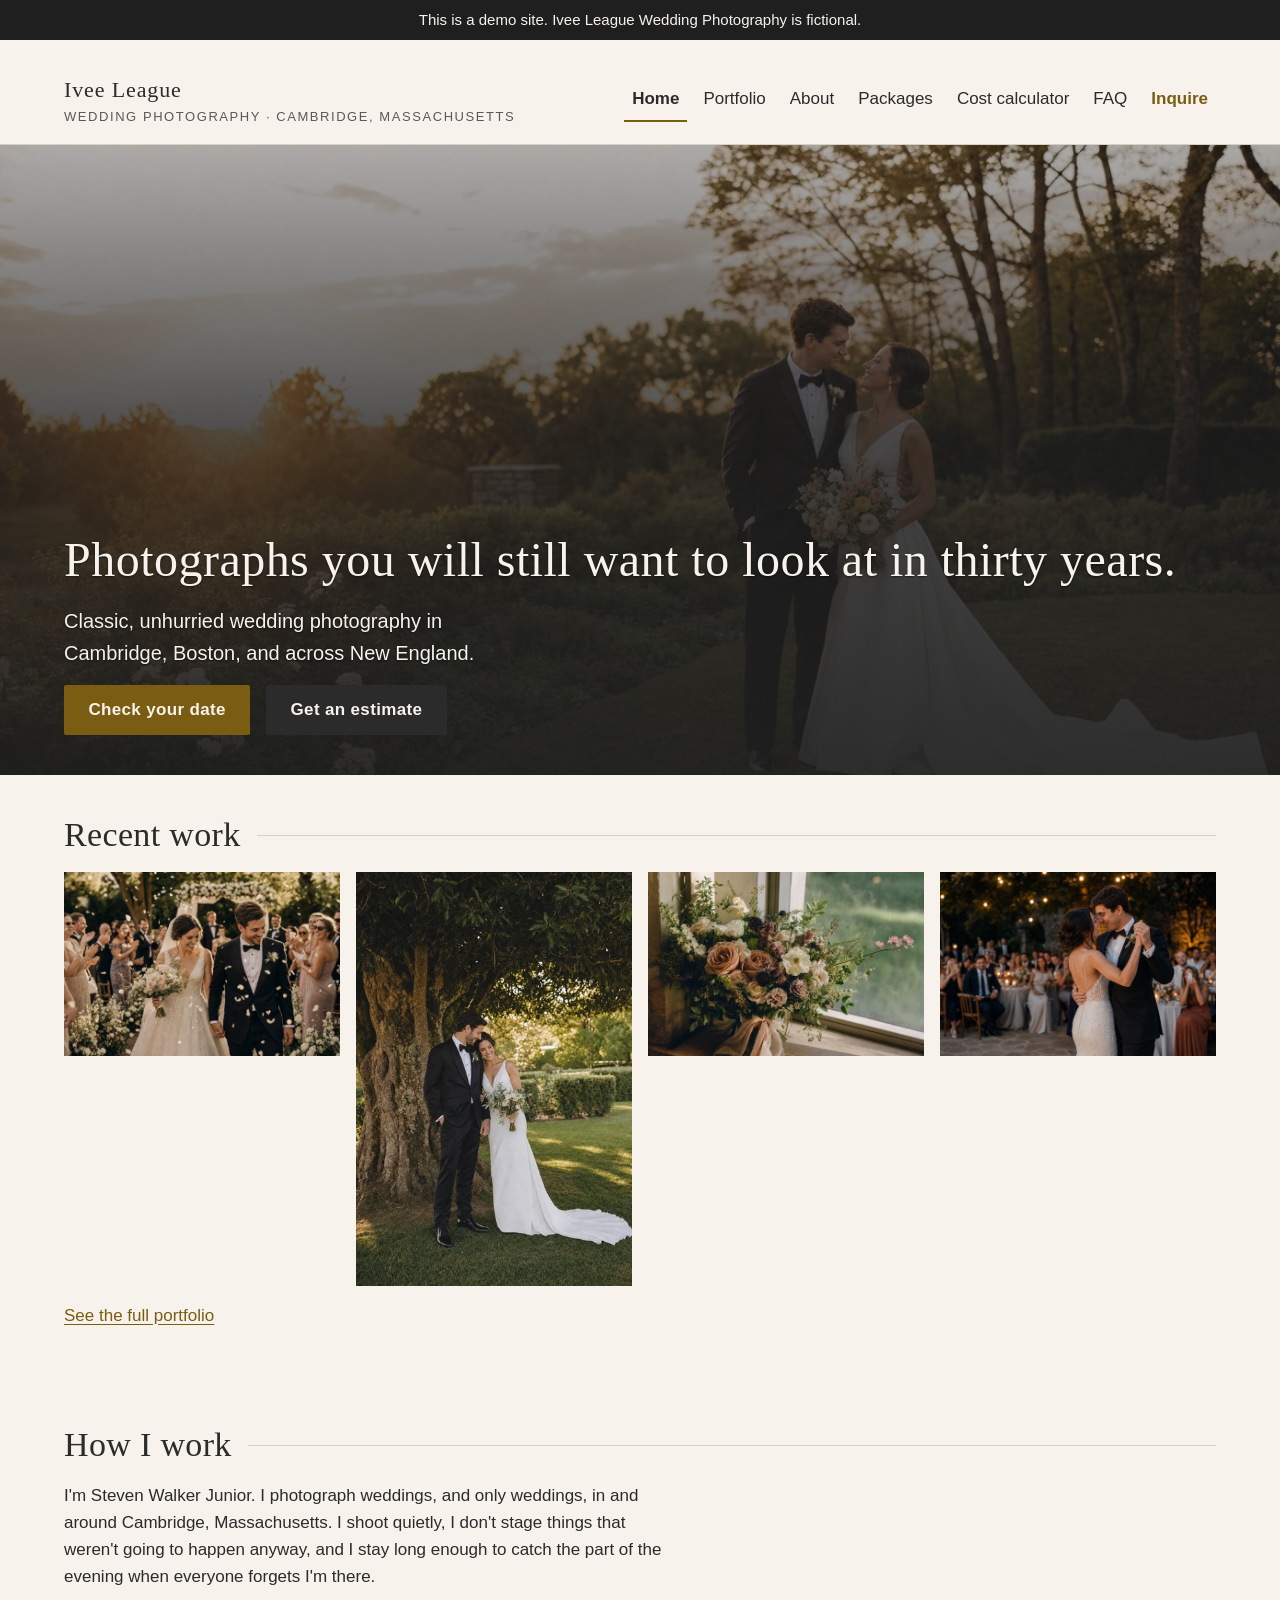
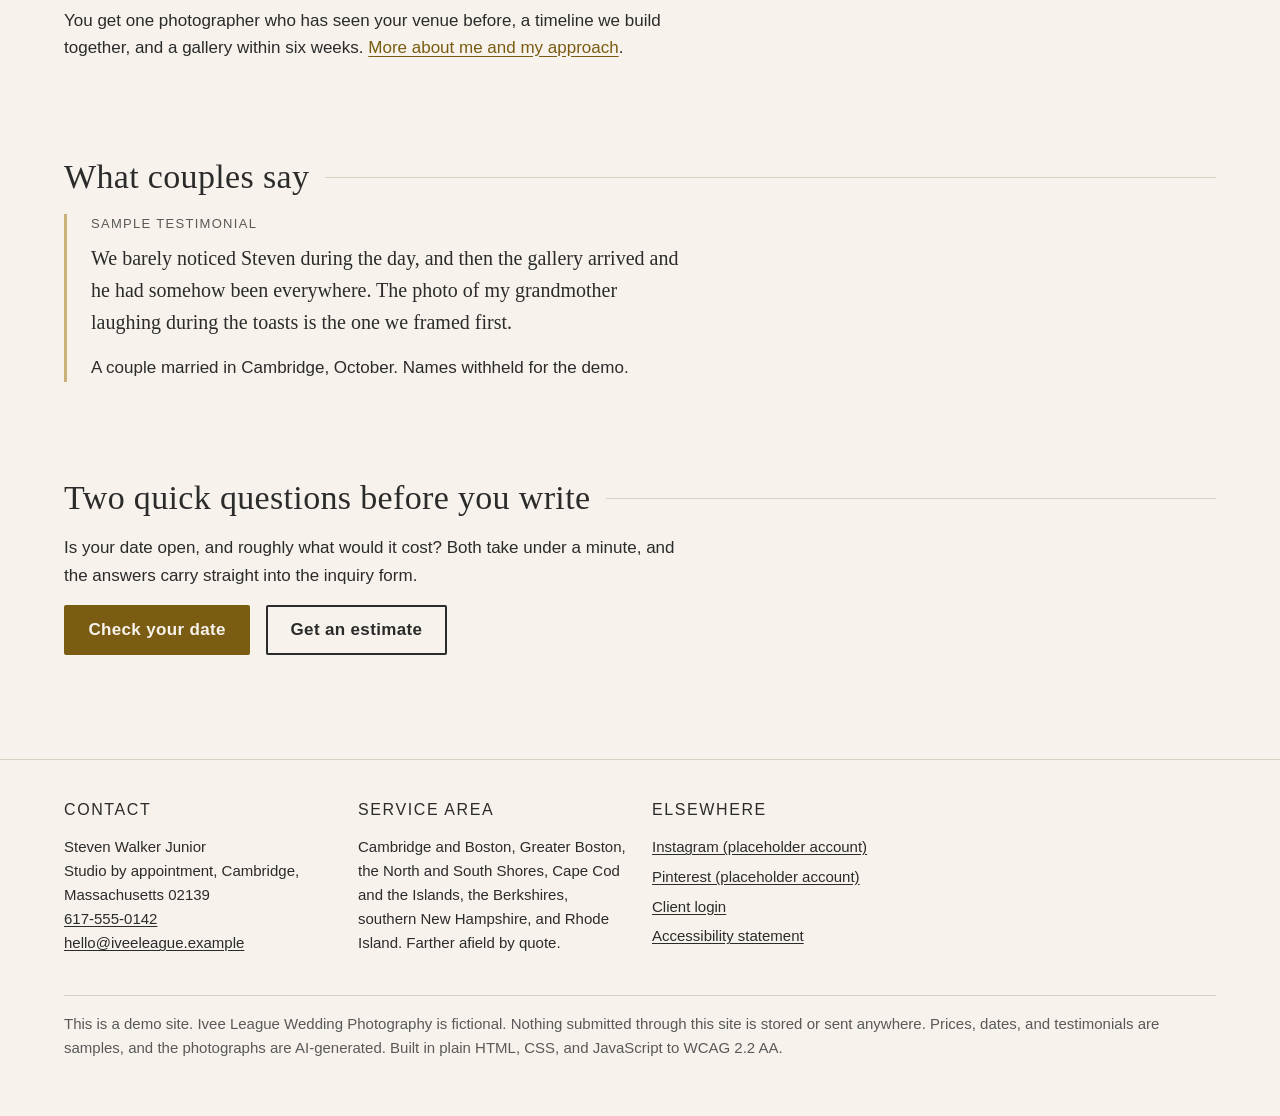
<file: index.html>
<!DOCTYPE html>
<html lang="en">
<head>
  <meta charset="utf-8">
  <meta name="viewport" content="width=device-width, initial-scale=1">
  <title>Home · Ivee League Wedding Photography</title>
  <meta name="description" content="Wedding photography in Cambridge, Massachusetts by Steven Walker Junior. Classic, unhurried photographs of your day. Check your date and get an estimate.">
  <link rel="stylesheet" href="css/site.css">
</head>
<body>
  <a class="skip-link" href="#main">Skip to main content</a>

  <header class="site-header">
    <p class="demo-notice">This is a demo site. Ivee League Wedding Photography is fictional.</p>
    <div class="container">
      <a class="brand" href="index.html">Ivee League <small>Wedding Photography · Cambridge, Massachusetts</small></a>
      <nav class="site-nav" aria-label="Main">
        <ul>
        <li><a href="index.html" aria-current="page">Home</a></li>
        <li><a href="portfolio.html">Portfolio</a></li>
        <li><a href="about.html">About</a></li>
        <li><a href="packages.html">Packages</a></li>
        <li><a href="calculator.html">Cost calculator</a></li>
        <li><a href="faq.html">FAQ</a></li>
        <li><a href="inquire.html" class="nav-cta">Inquire</a></li>
        </ul>
      </nav>
    </div>
  </header>

  <main id="main" tabindex="-1">

    <section class="hero" aria-labelledby="hero-heading">
      <img src="images/hero.jpg" width="1152" height="768" alt="A bride and groom stand close in a garden at sunset, white roses in the foreground and the sun low behind the trees." fetchpriority="high">
      <div class="hero-text">
        <div class="container">
          <h1 id="hero-heading">Photographs you will still want to look at in thirty years.</h1>
          <p>Classic, unhurried wedding photography in Cambridge, Boston, and across New England.</p>
          <div class="cta-row">
            <a class="button button-gold" href="inquire.html#date-checker">Check your date</a>
            <a class="button" href="calculator.html">Get an estimate</a>
          </div>
        </div>
      </div>
    </section>

    <section class="container" aria-labelledby="featured-heading">
      <h2 id="featured-heading" class="section-title">Recent work</h2>
      <ul class="photo-grid">
        <li><figure><img src="images/ceremony-01-600.jpg" srcset="images/ceremony-01-600.jpg 600w, images/ceremony-01.jpg 1152w" sizes="(max-width: 40rem) 100vw, 24rem" data-full="images/ceremony-01.jpg" width="1152" height="768" loading="lazy" alt="Just married, the couple walks back up the aisle laughing as guests on both sides throw petals."></figure></li>
        <li class="portrait"><figure><img src="images/portraits-01-600.jpg" srcset="images/portraits-01-600.jpg 600w, images/portraits-01.jpg 1152w" sizes="(max-width: 40rem) 100vw, 24rem" data-full="images/portraits-01.jpg" width="768" height="1152" loading="lazy" alt="The couple stands beneath a huge old tree, the bride leaning her head toward the groom, her train spread across the lawn."></figure></li>
        <li><figure><img src="images/details-01-600.jpg" srcset="images/details-01-600.jpg 600w, images/details-01.jpg 768w" sizes="(max-width: 40rem) 100vw, 24rem" data-full="images/details-01.jpg" width="768" height="768" loading="lazy" alt="A bouquet of dusty-pink roses, white sweet peas, and trailing greenery rests on a stone windowsill, silk ribbons hanging down."></figure></li>
        <li><figure><img src="images/reception-01-600.jpg" srcset="images/reception-01-600.jpg 600w, images/reception-01.jpg 1152w" sizes="(max-width: 40rem) 100vw, 24rem" data-full="images/reception-01.jpg" width="1152" height="768" loading="lazy" alt="The couple's first dance under strings of lights, foreheads touching, guests watching from candlelit tables."></figure></li>
      </ul>
      <p><a href="portfolio.html">See the full portfolio</a></p>
    </section>

    <section class="container" aria-labelledby="approach-heading">
      <h2 id="approach-heading" class="section-title">How I work</h2>
      <div class="narrow flow">
        <p>I'm Steven Walker Junior. I photograph weddings, and only weddings, in and around Cambridge, Massachusetts. I shoot quietly, I don't stage things that weren't going to happen anyway, and I stay long enough to catch the part of the evening when everyone forgets I'm there.</p>
        <p>You get one photographer who has seen your venue before, a timeline we build together, and a gallery within six weeks. <a href="about.html">More about me and my approach</a>.</p>
      </div>
    </section>

    <section class="container" aria-labelledby="testimonial-heading">
      <h2 id="testimonial-heading" class="section-title">What couples say</h2>
      <figure class="testimonial">
        <span class="label">Sample testimonial</span>
        <blockquote>
          <p>We barely noticed Steven during the day, and then the gallery arrived and he had somehow been everywhere. The photo of my grandmother laughing during the toasts is the one we framed first.</p>
        </blockquote>
        <figcaption>A couple married in Cambridge, October. Names withheld for the demo.</figcaption>
      </figure>
    </section>

    <section class="container" aria-labelledby="next-heading">
      <h2 id="next-heading" class="section-title">Two quick questions before you write</h2>
      <p class="narrow">Is your date open, and roughly what would it cost? Both take under a minute, and the answers carry straight into the inquiry form.</p>
      <div class="cta-row">
        <a class="button button-gold" href="inquire.html#date-checker">Check your date</a>
        <a class="button button-outline" href="calculator.html">Get an estimate</a>
      </div>
    </section>

  </main>

  <footer class="site-footer">
    <div class="container">
      <div>
        <h2>Contact</h2>
        <address>
          Steven Walker Junior<br>
          Studio by appointment, Cambridge, Massachusetts 02139<br>
          <a href="tel:+16175550142">617-555-0142</a><br>
          <a href="mailto:hello@iveeleague.example">hello@iveeleague.example</a>
        </address>
      </div>
      <div>
        <h2>Service area</h2>
        <p>Cambridge and Boston, Greater Boston, the North and South Shores, Cape Cod and the Islands, the Berkshires, southern New Hampshire, and Rhode Island. Farther afield by quote.</p>
      </div>
      <div>
        <h2>Elsewhere</h2>
        <ul>
          <li><a href="https://www.instagram.com/iveeleague.demo">Instagram (placeholder account)</a></li>
          <li><a href="https://www.pinterest.com/iveeleaguedemo">Pinterest (placeholder account)</a></li>
          <li><a href="client-login.html">Client login</a></li>
          <li><a href="accessibility.html">Accessibility statement</a></li>
        </ul>
      </div>
      <p class="footer-legal">This is a demo site. Ivee League Wedding Photography is fictional. Nothing submitted through this site is stored or sent anywhere. Prices, dates, and testimonials are samples, and the photographs are AI-generated. Built in plain HTML, CSS, and JavaScript to WCAG 2.2 AA.</p>
    </div>
  </footer>
</body>
</html>
</file>
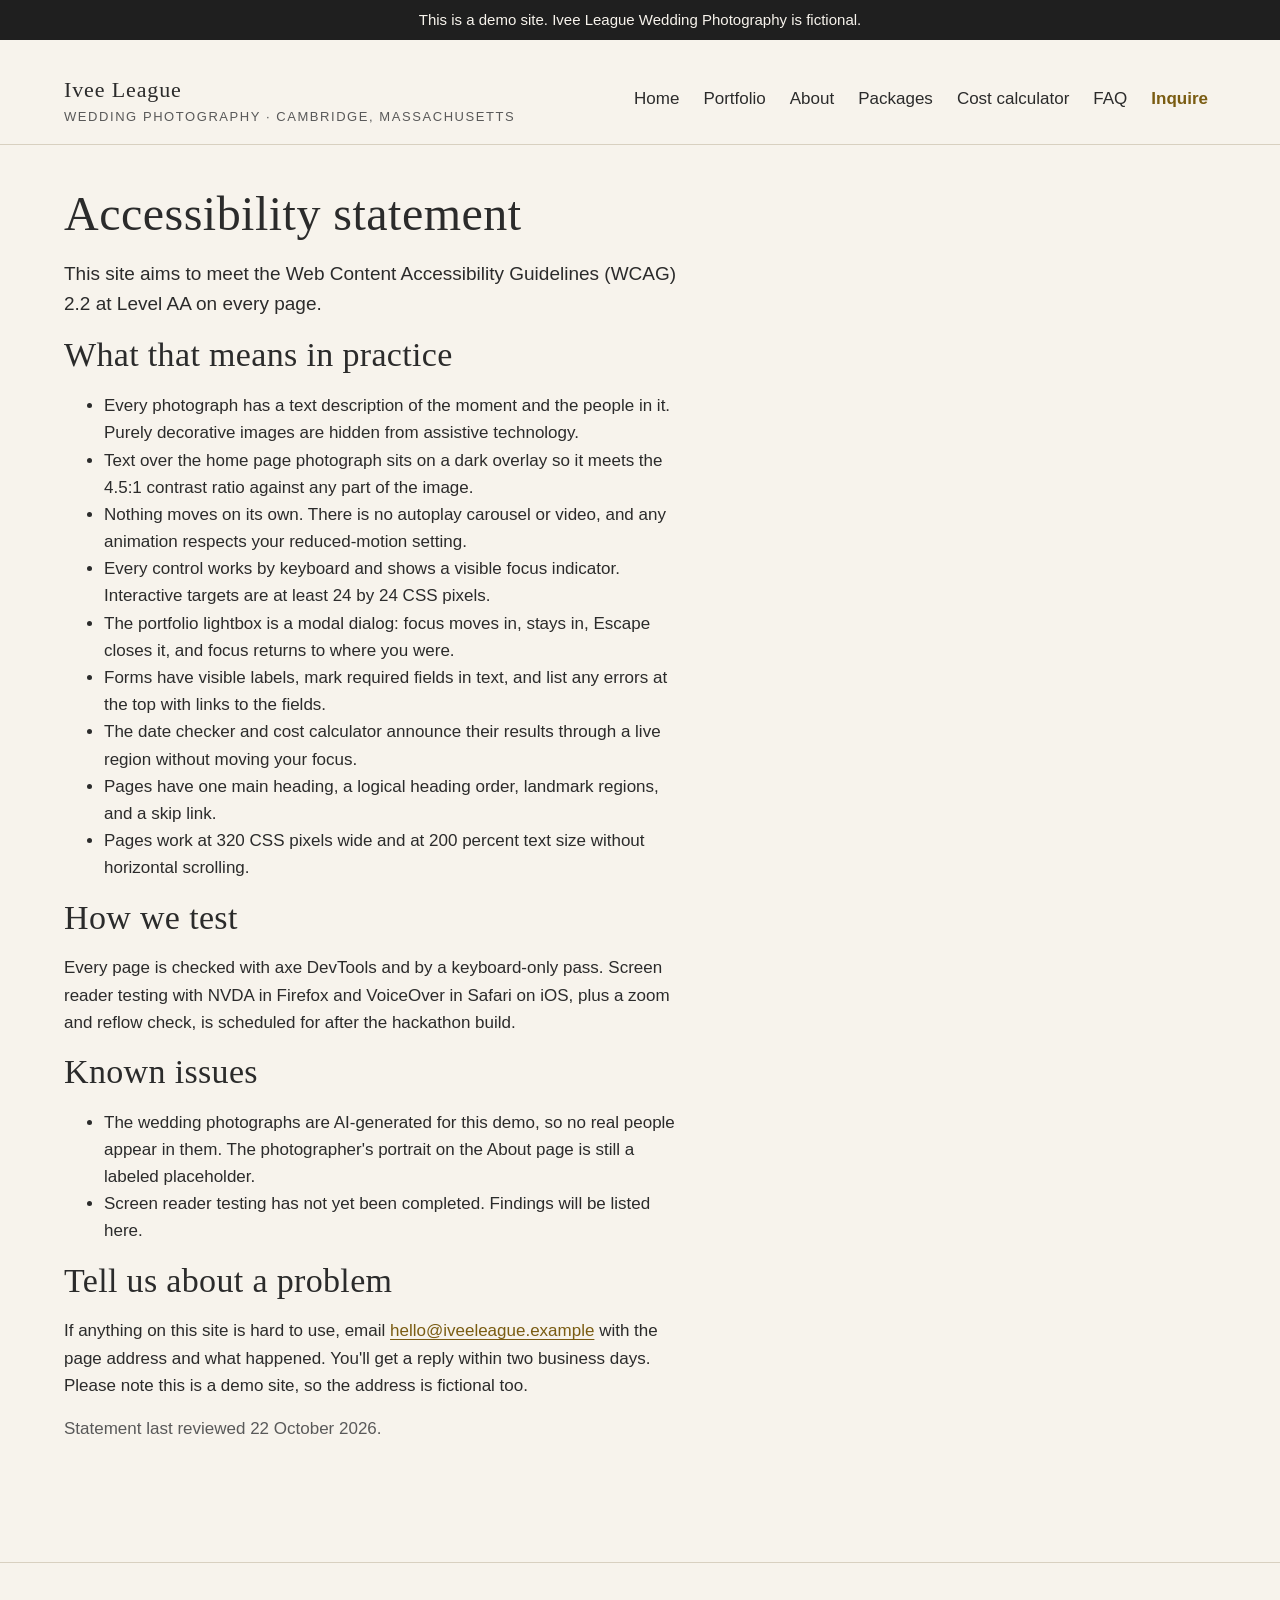
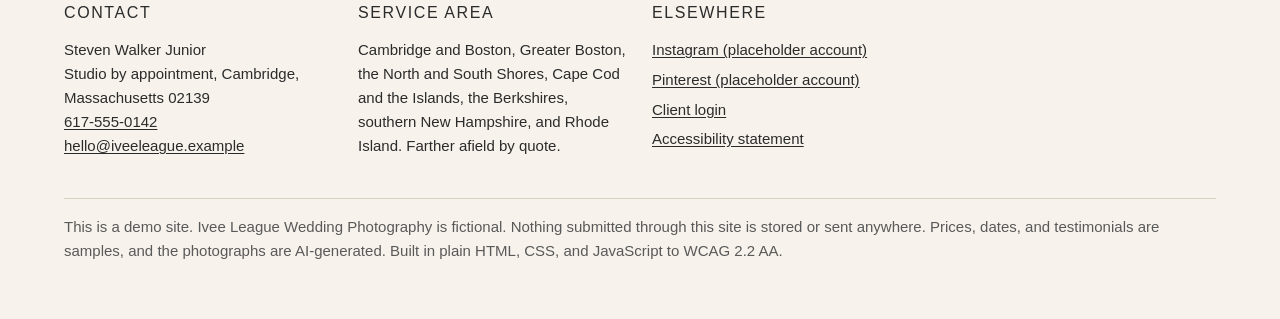
<file: accessibility.html>
<!DOCTYPE html>
<html lang="en">
<head>
  <meta charset="utf-8">
  <meta name="viewport" content="width=device-width, initial-scale=1">
  <title>Accessibility statement · Ivee League Wedding Photography</title>
  <meta name="description" content="Ivee League Wedding Photography aims for WCAG 2.2 Level AA on every page. Known issues and how to report a problem.">
  <link rel="stylesheet" href="css/site.css">
</head>
<body>
  <a class="skip-link" href="#main">Skip to main content</a>

  <header class="site-header">
    <p class="demo-notice">This is a demo site. Ivee League Wedding Photography is fictional.</p>
    <div class="container">
      <a class="brand" href="index.html">Ivee League <small>Wedding Photography · Cambridge, Massachusetts</small></a>
      <nav class="site-nav" aria-label="Main">
        <ul>
        <li><a href="index.html">Home</a></li>
        <li><a href="portfolio.html">Portfolio</a></li>
        <li><a href="about.html">About</a></li>
        <li><a href="packages.html">Packages</a></li>
        <li><a href="calculator.html">Cost calculator</a></li>
        <li><a href="faq.html">FAQ</a></li>
        <li><a href="inquire.html" class="nav-cta">Inquire</a></li>
        </ul>
      </nav>
    </div>
  </header>

  <main id="main" tabindex="-1">

    <section class="container">
      <h1>Accessibility statement</h1>
      <div class="narrow flow">
        <p class="lede">This site aims to meet the Web Content Accessibility Guidelines (WCAG) 2.2 at Level AA on every page.</p>

        <h2>What that means in practice</h2>
        <ul>
          <li>Every photograph has a text description of the moment and the people in it. Purely decorative images are hidden from assistive technology.</li>
          <li>Text over the home page photograph sits on a dark overlay so it meets the 4.5:1 contrast ratio against any part of the image.</li>
          <li>Nothing moves on its own. There is no autoplay carousel or video, and any animation respects your reduced-motion setting.</li>
          <li>Every control works by keyboard and shows a visible focus indicator. Interactive targets are at least 24 by 24 CSS pixels.</li>
          <li>The portfolio lightbox is a modal dialog: focus moves in, stays in, Escape closes it, and focus returns to where you were.</li>
          <li>Forms have visible labels, mark required fields in text, and list any errors at the top with links to the fields.</li>
          <li>The date checker and cost calculator announce their results through a live region without moving your focus.</li>
          <li>Pages have one main heading, a logical heading order, landmark regions, and a skip link.</li>
          <li>Pages work at 320 CSS pixels wide and at 200 percent text size without horizontal scrolling.</li>
        </ul>

        <h2>How we test</h2>
        <p>Every page is checked with axe DevTools and by a keyboard-only pass. Screen reader testing with NVDA in Firefox and VoiceOver in Safari on iOS, plus a zoom and reflow check, is scheduled for after the hackathon build.</p>

        <h2>Known issues</h2>
        <ul>
          <li>The wedding photographs are AI-generated for this demo, so no real people appear in them. The photographer's portrait on the About page is still a labeled placeholder.</li>
          <li>Screen reader testing has not yet been completed. Findings will be listed here.</li>
        </ul>

        <h2>Tell us about a problem</h2>
        <p>If anything on this site is hard to use, email <a href="mailto:hello@iveeleague.example?subject=Website%20accessibility">hello@iveeleague.example</a> with the page address and what happened. You'll get a reply within two business days. Please note this is a demo site, so the address is fictional too.</p>

        <p class="muted">Statement last reviewed 22 October 2026.</p>
      </div>
    </section>

  </main>

  <footer class="site-footer">
    <div class="container">
      <div>
        <h2>Contact</h2>
        <address>
          Steven Walker Junior<br>
          Studio by appointment, Cambridge, Massachusetts 02139<br>
          <a href="tel:+16175550142">617-555-0142</a><br>
          <a href="mailto:hello@iveeleague.example">hello@iveeleague.example</a>
        </address>
      </div>
      <div>
        <h2>Service area</h2>
        <p>Cambridge and Boston, Greater Boston, the North and South Shores, Cape Cod and the Islands, the Berkshires, southern New Hampshire, and Rhode Island. Farther afield by quote.</p>
      </div>
      <div>
        <h2>Elsewhere</h2>
        <ul>
          <li><a href="https://www.instagram.com/iveeleague.demo">Instagram (placeholder account)</a></li>
          <li><a href="https://www.pinterest.com/iveeleaguedemo">Pinterest (placeholder account)</a></li>
          <li><a href="client-login.html">Client login</a></li>
          <li><a href="accessibility.html">Accessibility statement</a></li>
        </ul>
      </div>
      <p class="footer-legal">This is a demo site. Ivee League Wedding Photography is fictional. Nothing submitted through this site is stored or sent anywhere. Prices, dates, and testimonials are samples, and the photographs are AI-generated. Built in plain HTML, CSS, and JavaScript to WCAG 2.2 AA.</p>
    </div>
  </footer>
</body>
</html>
</file>
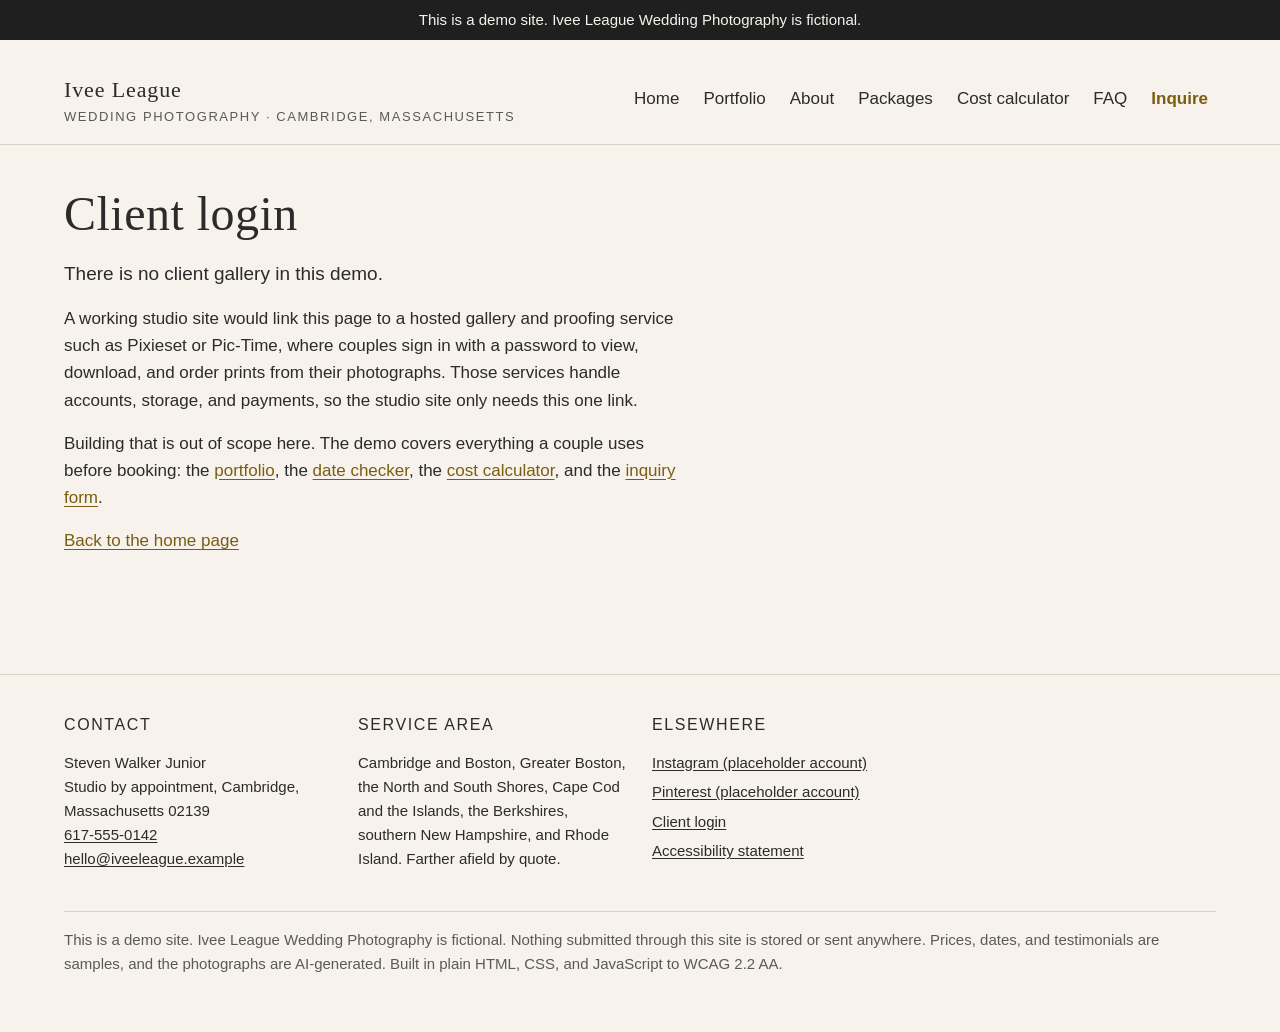
<file: client-login.html>
<!DOCTYPE html>
<html lang="en">
<head>
  <meta charset="utf-8">
  <meta name="viewport" content="width=device-width, initial-scale=1">
  <title>Client login · Ivee League Wedding Photography</title>
  <meta name="description" content="The client gallery is outside the scope of this demo. A real studio would use a hosted proofing service.">
  <link rel="stylesheet" href="css/site.css">
</head>
<body>
  <a class="skip-link" href="#main">Skip to main content</a>

  <header class="site-header">
    <p class="demo-notice">This is a demo site. Ivee League Wedding Photography is fictional.</p>
    <div class="container">
      <a class="brand" href="index.html">Ivee League <small>Wedding Photography · Cambridge, Massachusetts</small></a>
      <nav class="site-nav" aria-label="Main">
        <ul>
        <li><a href="index.html">Home</a></li>
        <li><a href="portfolio.html">Portfolio</a></li>
        <li><a href="about.html">About</a></li>
        <li><a href="packages.html">Packages</a></li>
        <li><a href="calculator.html">Cost calculator</a></li>
        <li><a href="faq.html">FAQ</a></li>
        <li><a href="inquire.html" class="nav-cta">Inquire</a></li>
        </ul>
      </nav>
    </div>
  </header>

  <main id="main" tabindex="-1">

    <section class="container">
      <h1>Client login</h1>
      <div class="narrow flow">
        <p class="lede">There is no client gallery in this demo.</p>
        <p>A working studio site would link this page to a hosted gallery and proofing service such as Pixieset or Pic-Time, where couples sign in with a password to view, download, and order prints from their photographs. Those services handle accounts, storage, and payments, so the studio site only needs this one link.</p>
        <p>Building that is out of scope here. The demo covers everything a couple uses before booking: the <a href="portfolio.html">portfolio</a>, the <a href="inquire.html#date-checker">date checker</a>, the <a href="calculator.html">cost calculator</a>, and the <a href="inquire.html">inquiry form</a>.</p>
        <p><a href="index.html">Back to the home page</a></p>
      </div>
    </section>

  </main>

  <footer class="site-footer">
    <div class="container">
      <div>
        <h2>Contact</h2>
        <address>
          Steven Walker Junior<br>
          Studio by appointment, Cambridge, Massachusetts 02139<br>
          <a href="tel:+16175550142">617-555-0142</a><br>
          <a href="mailto:hello@iveeleague.example">hello@iveeleague.example</a>
        </address>
      </div>
      <div>
        <h2>Service area</h2>
        <p>Cambridge and Boston, Greater Boston, the North and South Shores, Cape Cod and the Islands, the Berkshires, southern New Hampshire, and Rhode Island. Farther afield by quote.</p>
      </div>
      <div>
        <h2>Elsewhere</h2>
        <ul>
          <li><a href="https://www.instagram.com/iveeleague.demo">Instagram (placeholder account)</a></li>
          <li><a href="https://www.pinterest.com/iveeleaguedemo">Pinterest (placeholder account)</a></li>
          <li><a href="client-login.html">Client login</a></li>
          <li><a href="accessibility.html">Accessibility statement</a></li>
        </ul>
      </div>
      <p class="footer-legal">This is a demo site. Ivee League Wedding Photography is fictional. Nothing submitted through this site is stored or sent anywhere. Prices, dates, and testimonials are samples, and the photographs are AI-generated. Built in plain HTML, CSS, and JavaScript to WCAG 2.2 AA.</p>
    </div>
  </footer>
</body>
</html>
</file>
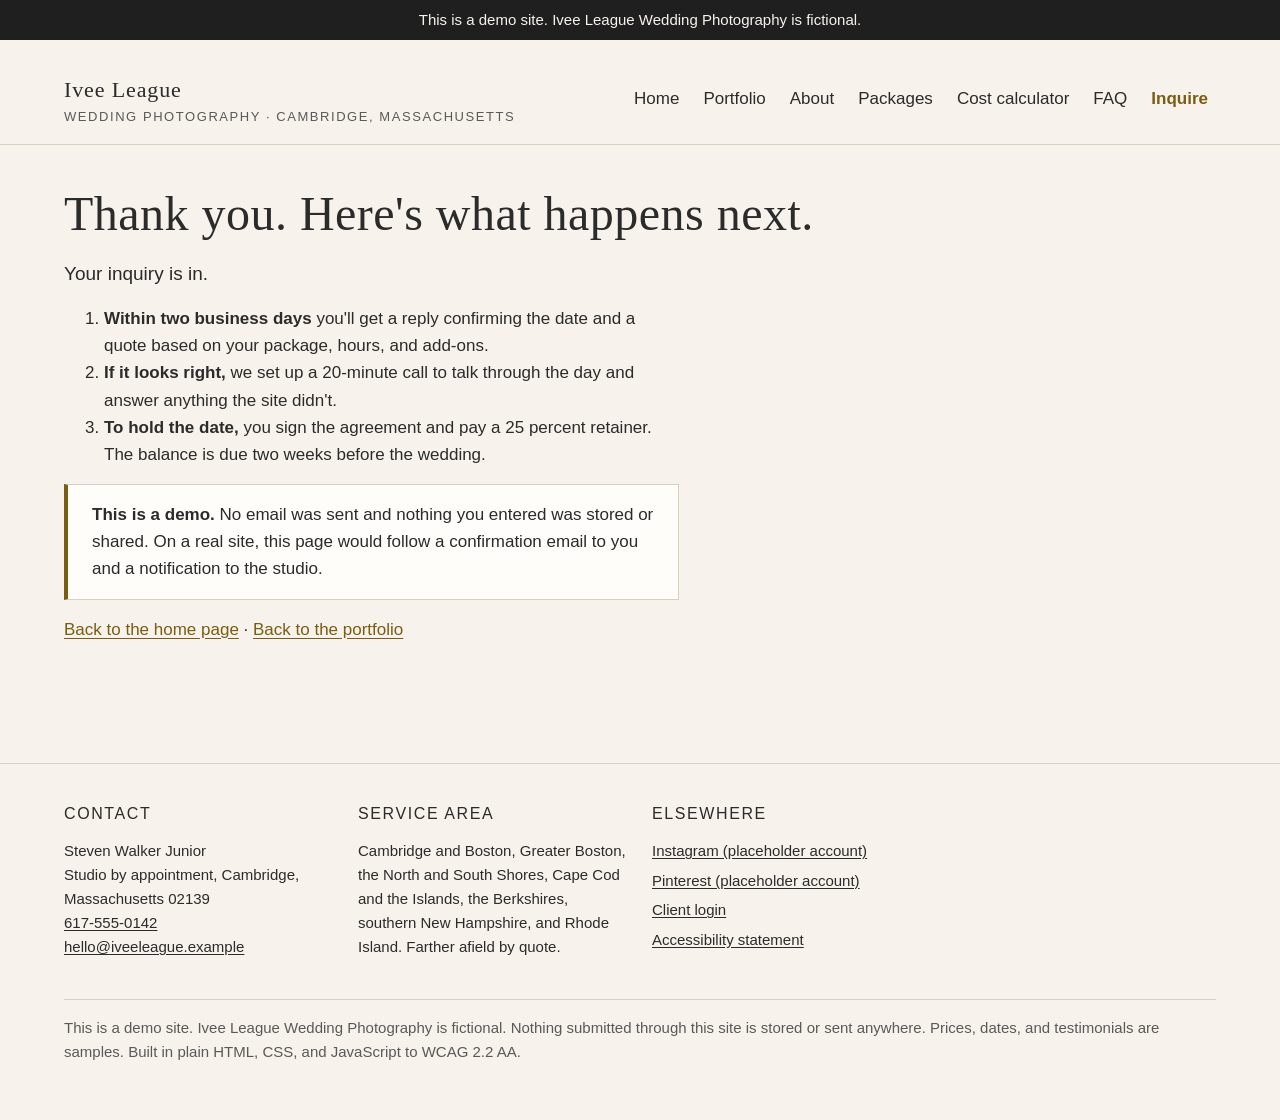
<file: confirmation.html>
<!DOCTYPE html>
<html lang="en">
<head>
  <meta charset="utf-8">
  <meta name="viewport" content="width=device-width, initial-scale=1">
  <title>Inquiry received · Ivee League Wedding Photography</title>
  <meta name="description" content="What happens after you send an inquiry to Ivee League Wedding Photography. Demo only; no email was sent.">
  <link rel="stylesheet" href="css/site.css">
</head>
<body>
  <a class="skip-link" href="#main">Skip to main content</a>

  <header class="site-header">
    <p class="demo-notice">This is a demo site. Ivee League Wedding Photography is fictional.</p>
    <div class="container">
      <a class="brand" href="index.html">Ivee League <small>Wedding Photography · Cambridge, Massachusetts</small></a>
      <nav class="site-nav" aria-label="Main">
        <ul>
        <li><a href="index.html">Home</a></li>
        <li><a href="portfolio.html">Portfolio</a></li>
        <li><a href="about.html">About</a></li>
        <li><a href="packages.html">Packages</a></li>
        <li><a href="calculator.html">Cost calculator</a></li>
        <li><a href="faq.html">FAQ</a></li>
        <li><a href="inquire.html" class="nav-cta">Inquire</a></li>
        </ul>
      </nav>
    </div>
  </header>

  <main id="main" tabindex="-1">

    <section class="container">
      <h1 id="confirmation-heading">Thank you. Here's what happens next.</h1>
      <div class="narrow flow">
        <p class="lede" id="confirmation-intro">Your inquiry is in.</p>
        <div id="confirmation-summary" class="result" hidden></div>
        <ol>
          <li><strong>Within two business days</strong> you'll get a reply confirming the date and a quote based on your package, hours, and add-ons.</li>
          <li><strong>If it looks right,</strong> we set up a 20-minute call to talk through the day and answer anything the site didn't.</li>
          <li><strong>To hold the date,</strong> you sign the agreement and pay a 25 percent retainer. The balance is due two weeks before the wedding.</li>
        </ol>
        <p class="result"><strong>This is a demo.</strong> No email was sent and nothing you entered was stored or shared. On a real site, this page would follow a confirmation email to you and a notification to the studio.</p>
        <p><a href="index.html">Back to the home page</a> · <a href="portfolio.html">Back to the portfolio</a></p>
      </div>
    </section>

  </main>

  <footer class="site-footer">
    <div class="container">
      <div>
        <h2>Contact</h2>
        <address>
          Steven Walker Junior<br>
          Studio by appointment, Cambridge, Massachusetts 02139<br>
          <a href="tel:+16175550142">617-555-0142</a><br>
          <a href="mailto:hello@iveeleague.example">hello@iveeleague.example</a>
        </address>
      </div>
      <div>
        <h2>Service area</h2>
        <p>Cambridge and Boston, Greater Boston, the North and South Shores, Cape Cod and the Islands, the Berkshires, southern New Hampshire, and Rhode Island. Farther afield by quote.</p>
      </div>
      <div>
        <h2>Elsewhere</h2>
        <ul>
          <li><a href="https://www.instagram.com/iveeleague.demo">Instagram (placeholder account)</a></li>
          <li><a href="https://www.pinterest.com/iveeleaguedemo">Pinterest (placeholder account)</a></li>
          <li><a href="client-login.html">Client login</a></li>
          <li><a href="accessibility.html">Accessibility statement</a></li>
        </ul>
      </div>
      <p class="footer-legal">This is a demo site. Ivee League Wedding Photography is fictional. Nothing submitted through this site is stored or sent anywhere. Prices, dates, and testimonials are samples. Built in plain HTML, CSS, and JavaScript to WCAG 2.2 AA.</p>
    </div>
  </footer>
  <script type="module" src="js/confirmation.js"></script>
</body>
</html>
</file>
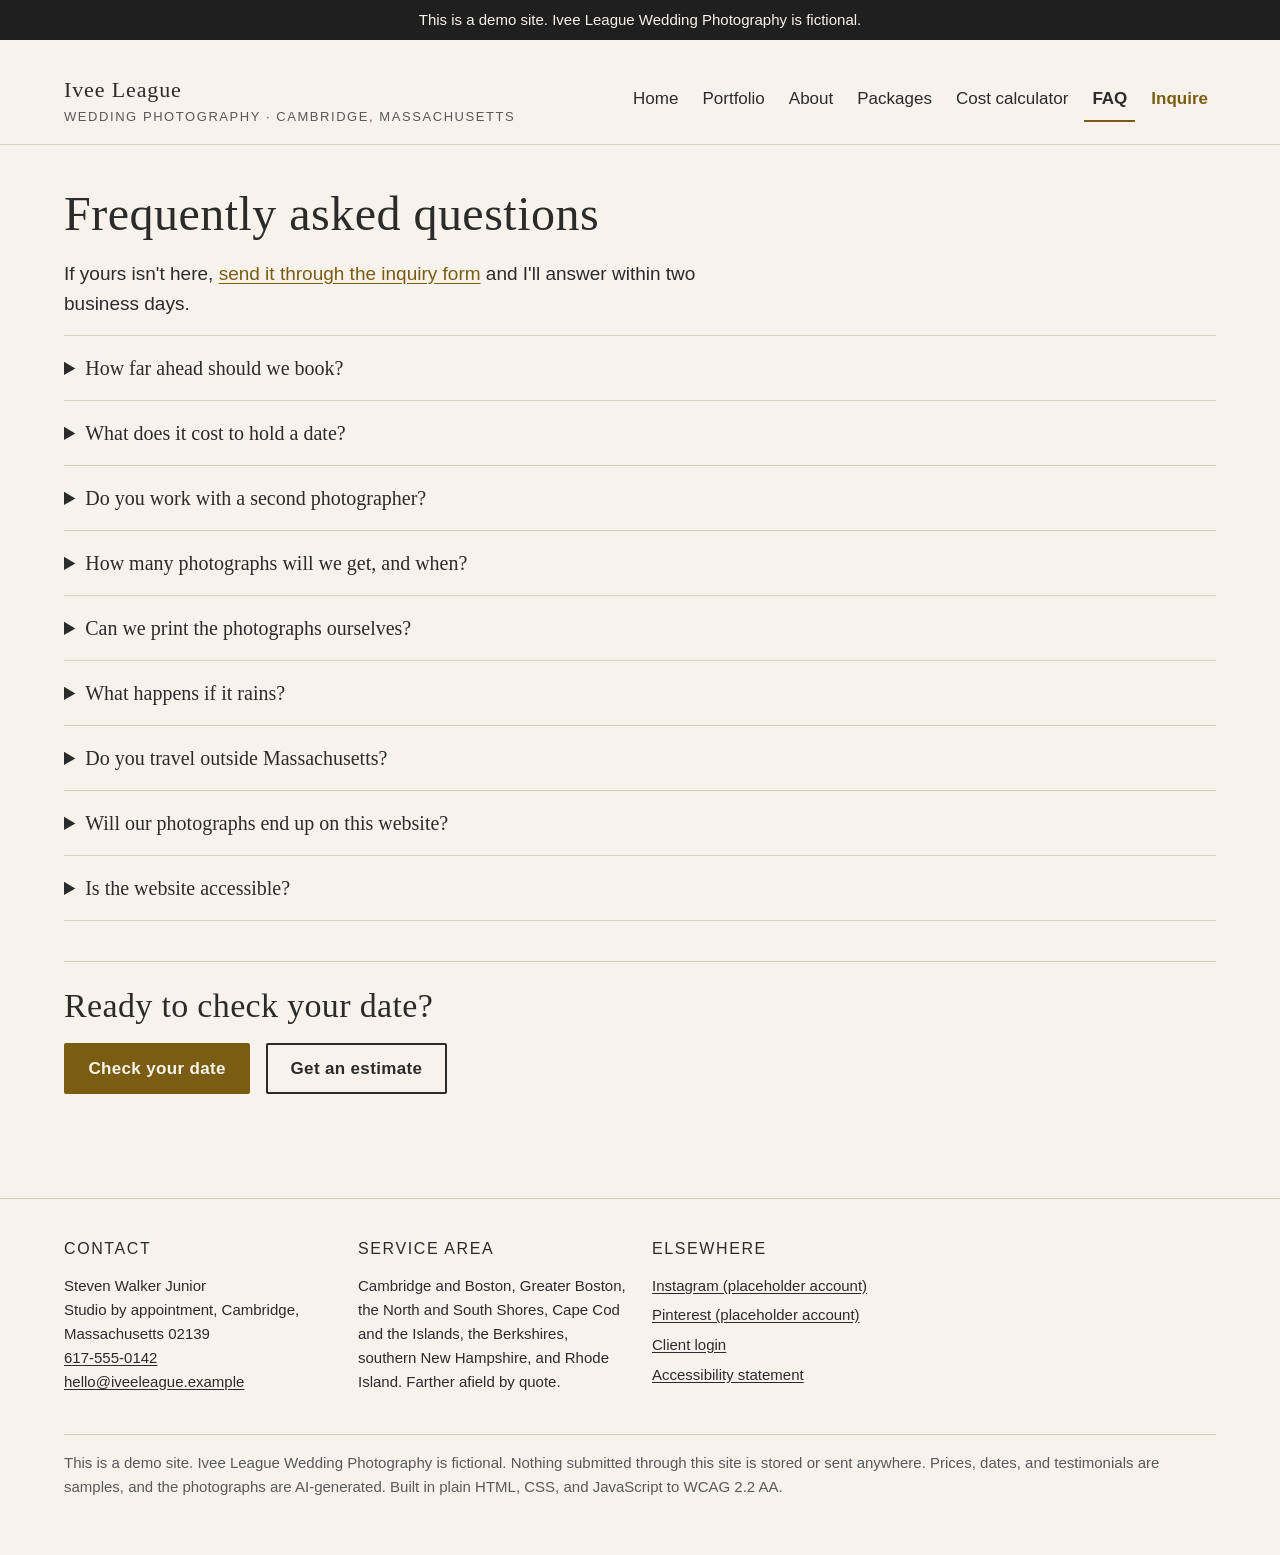
<file: faq.html>
<!DOCTYPE html>
<html lang="en">
<head>
  <meta charset="utf-8">
  <meta name="viewport" content="width=device-width, initial-scale=1">
  <title>FAQ · Ivee League Wedding Photography</title>
  <meta name="description" content="Answers to common questions about booking Ivee League Wedding Photography: deposits, timelines, galleries, second photographers, and rain.">
  <link rel="stylesheet" href="css/site.css">
</head>
<body>
  <a class="skip-link" href="#main">Skip to main content</a>

  <header class="site-header">
    <p class="demo-notice">This is a demo site. Ivee League Wedding Photography is fictional.</p>
    <div class="container">
      <a class="brand" href="index.html">Ivee League <small>Wedding Photography · Cambridge, Massachusetts</small></a>
      <nav class="site-nav" aria-label="Main">
        <ul>
        <li><a href="index.html">Home</a></li>
        <li><a href="portfolio.html">Portfolio</a></li>
        <li><a href="about.html">About</a></li>
        <li><a href="packages.html">Packages</a></li>
        <li><a href="calculator.html">Cost calculator</a></li>
        <li><a href="faq.html" aria-current="page">FAQ</a></li>
        <li><a href="inquire.html" class="nav-cta">Inquire</a></li>
        </ul>
      </nav>
    </div>
  </header>

  <main id="main" tabindex="-1">

    <section class="container">
      <h1>Frequently asked questions</h1>
      <p class="lede narrow">If yours isn't here, <a href="inquire.html">send it through the inquiry form</a> and I'll answer within two business days.</p>

      <details>
        <summary>How far ahead should we book?</summary>
        <p>Most couples book 9 to 14 months out. Peak Saturdays from May through October go first. Weekday and off-season dates are often open inside six months. The <a href="inquire.html#date-checker">date checker</a> gives you an instant answer for any date in the next two years.</p>
      </details>
      <details>
        <summary>What does it cost to hold a date?</summary>
        <p>A signed agreement and a 25 percent retainer hold the date. The balance is due two weeks before the wedding. (In this demo nothing is actually booked or charged.)</p>
      </details>
      <details>
        <summary>Do you work with a second photographer?</summary>
        <p>On request. A second photographer is worth it above about 120 guests, when both partners are getting ready in different places, or when the ceremony and reception run in parallel. It's a $600 add-on on Half Day and Full Day packages.</p>
      </details>
      <details>
        <summary>How many photographs will we get, and when?</summary>
        <p>There's no cap. A full day usually lands between 600 and 900 edited photographs. You'll see a preview of around 30 within a week and the full online gallery within six weeks (four for elopements).</p>
      </details>
      <details>
        <summary>Can we print the photographs ourselves?</summary>
        <p>Yes. Every package includes a print release for personal use. The gallery also offers prints and albums from a lab I trust, but you're never required to use it.</p>
      </details>
      <details>
        <summary>What happens if it rains?</summary>
        <p>We shoot anyway. Overcast light is kind to portraits, and a good rain photograph beats a nervous dry one. I carry clear umbrellas, and we'll have a covered backup spot in the timeline for any outdoor portrait session.</p>
      </details>
      <details>
        <summary>Do you travel outside Massachusetts?</summary>
        <p>Gladly. The service area covers most of New England, with flat travel fees by distance. Farther than that is quoted per wedding, including lodging. The <a href="calculator.html">cost calculator</a> shows the bands.</p>
      </details>
      <details>
        <summary>Will our photographs end up on this website?</summary>
        <p>Only with your written permission, asked after delivery, never as a condition of booking. (This demo uses licensed stock images and no real clients.)</p>
      </details>
      <details>
        <summary>Is the website accessible?</summary>
        <p>That's the goal: WCAG 2.2 Level AA on every page, tested with axe and by keyboard. The <a href="accessibility.html">accessibility statement</a> lists known issues and how to report one.</p>
      </details>
    </section>

    <section class="container rule-top" aria-labelledby="faq-next">
      <h2 id="faq-next">Ready to check your date?</h2>
      <div class="cta-row">
        <a class="button button-gold" href="inquire.html#date-checker">Check your date</a>
        <a class="button button-outline" href="calculator.html">Get an estimate</a>
      </div>
    </section>

  </main>

  <footer class="site-footer">
    <div class="container">
      <div>
        <h2>Contact</h2>
        <address>
          Steven Walker Junior<br>
          Studio by appointment, Cambridge, Massachusetts 02139<br>
          <a href="tel:+16175550142">617-555-0142</a><br>
          <a href="mailto:hello@iveeleague.example">hello@iveeleague.example</a>
        </address>
      </div>
      <div>
        <h2>Service area</h2>
        <p>Cambridge and Boston, Greater Boston, the North and South Shores, Cape Cod and the Islands, the Berkshires, southern New Hampshire, and Rhode Island. Farther afield by quote.</p>
      </div>
      <div>
        <h2>Elsewhere</h2>
        <ul>
          <li><a href="https://www.instagram.com/iveeleague.demo">Instagram (placeholder account)</a></li>
          <li><a href="https://www.pinterest.com/iveeleaguedemo">Pinterest (placeholder account)</a></li>
          <li><a href="client-login.html">Client login</a></li>
          <li><a href="accessibility.html">Accessibility statement</a></li>
        </ul>
      </div>
      <p class="footer-legal">This is a demo site. Ivee League Wedding Photography is fictional. Nothing submitted through this site is stored or sent anywhere. Prices, dates, and testimonials are samples, and the photographs are AI-generated. Built in plain HTML, CSS, and JavaScript to WCAG 2.2 AA.</p>
    </div>
  </footer>
</body>
</html>
</file>
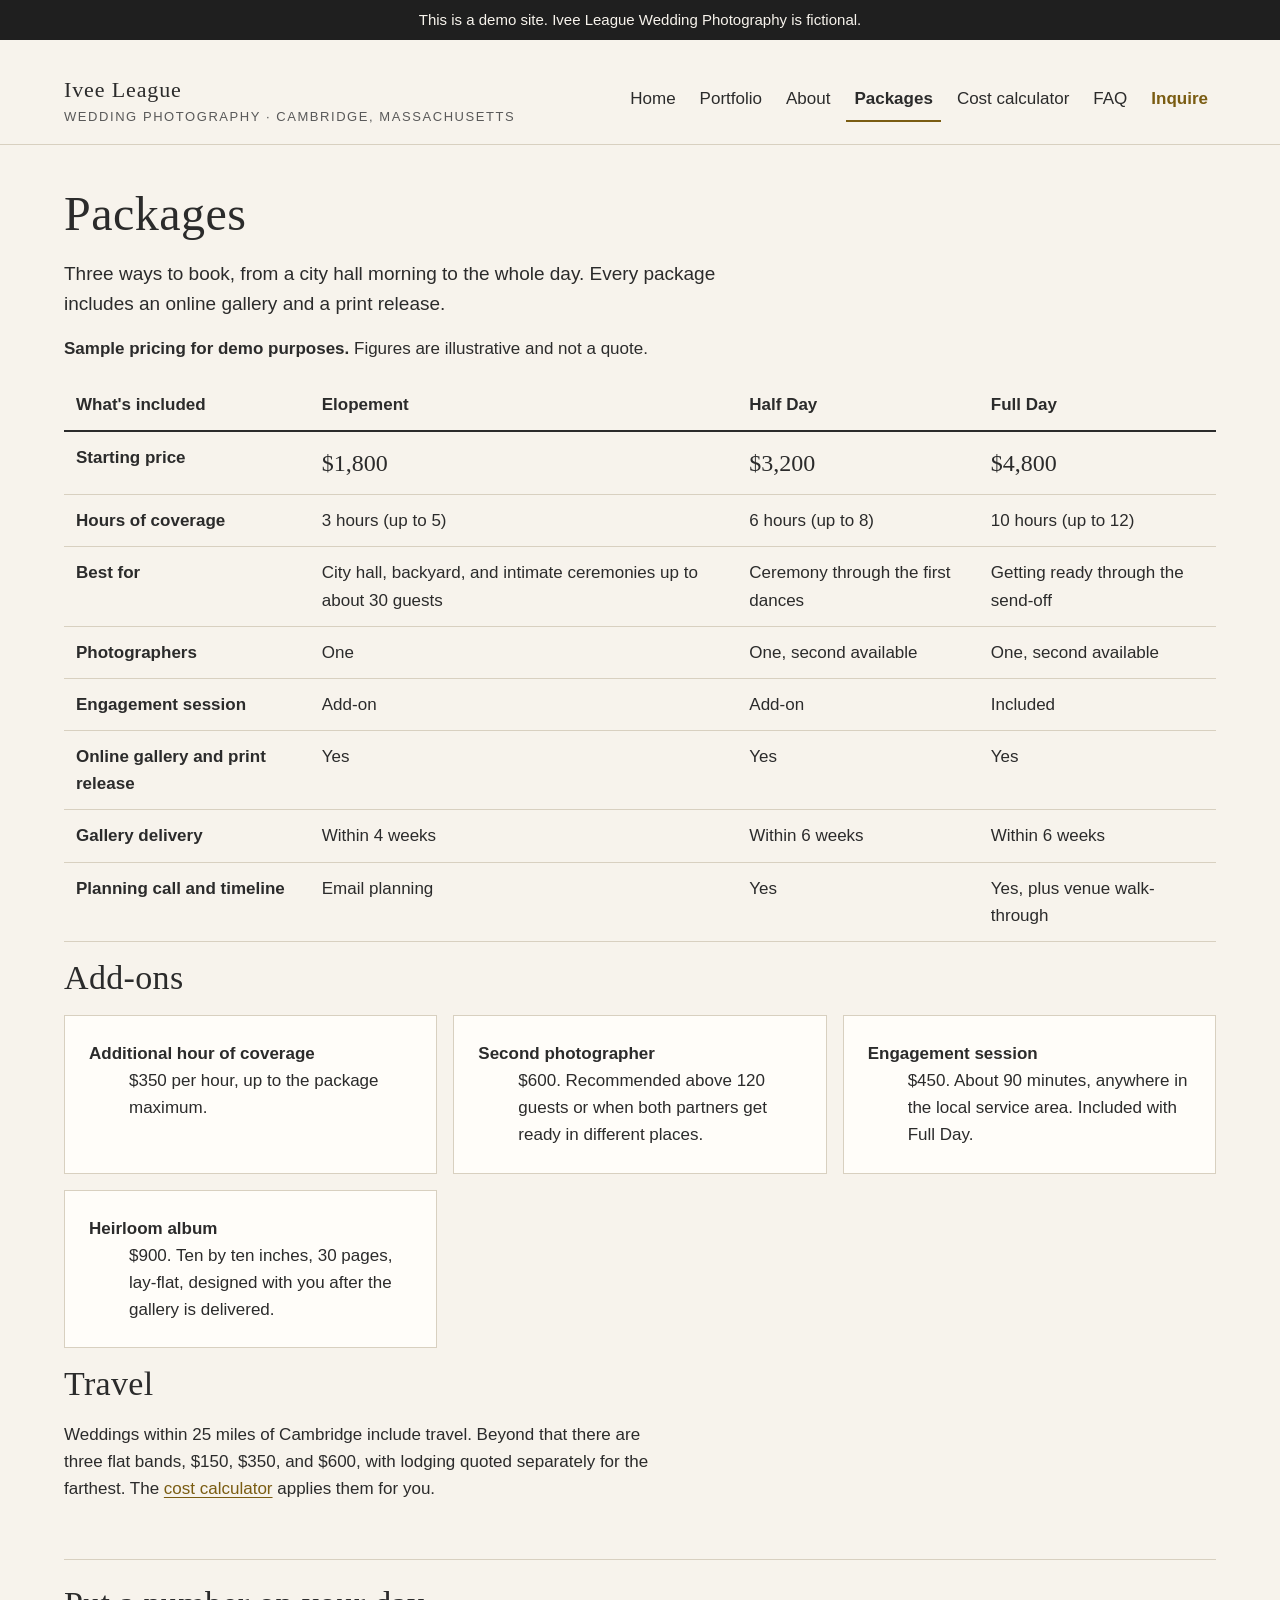
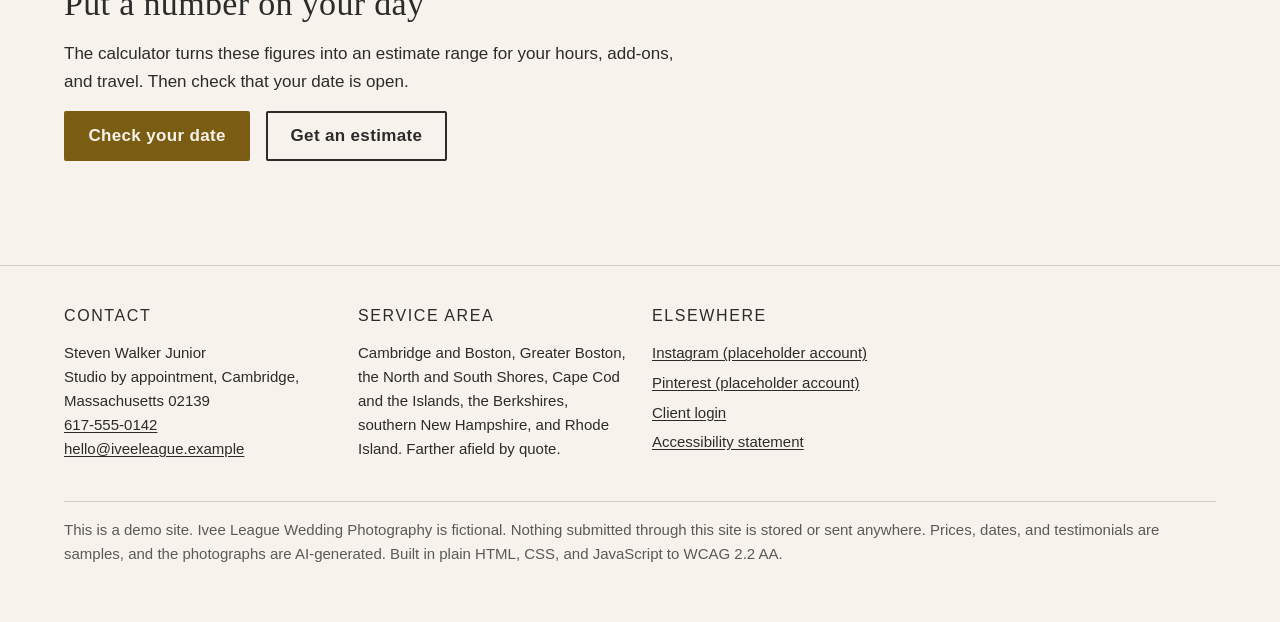
<file: packages.html>
<!DOCTYPE html>
<html lang="en">
<head>
  <meta charset="utf-8">
  <meta name="viewport" content="width=device-width, initial-scale=1">
  <title>Packages · Ivee League Wedding Photography</title>
  <meta name="description" content="Three wedding photography packages from Ivee League Wedding Photography in Cambridge, Massachusetts: Elopement, Half Day, and Full Day. Sample pricing for demo purposes.">
  <link rel="stylesheet" href="css/site.css">
</head>
<body>
  <a class="skip-link" href="#main">Skip to main content</a>

  <header class="site-header">
    <p class="demo-notice">This is a demo site. Ivee League Wedding Photography is fictional.</p>
    <div class="container">
      <a class="brand" href="index.html">Ivee League <small>Wedding Photography · Cambridge, Massachusetts</small></a>
      <nav class="site-nav" aria-label="Main">
        <ul>
        <li><a href="index.html">Home</a></li>
        <li><a href="portfolio.html">Portfolio</a></li>
        <li><a href="about.html">About</a></li>
        <li><a href="packages.html" aria-current="page">Packages</a></li>
        <li><a href="calculator.html">Cost calculator</a></li>
        <li><a href="faq.html">FAQ</a></li>
        <li><a href="inquire.html" class="nav-cta">Inquire</a></li>
        </ul>
      </nav>
    </div>
  </header>

  <main id="main" tabindex="-1">

    <section class="container">
      <h1>Packages</h1>
      <p class="lede">Three ways to book, from a city hall morning to the whole day. Every package includes an online gallery and a print release.</p>
      <p><strong>Sample pricing for demo purposes.</strong> Figures are illustrative and not a quote.</p>

      <div class="table-wrap">
        <table>
          <caption class="visually-hidden">Comparison of the three wedding photography packages</caption>
          <thead>
            <tr>
              <th scope="col">What's included</th>
              <th scope="col">Elopement</th>
              <th scope="col">Half Day</th>
              <th scope="col">Full Day</th>
            </tr>
          </thead>
          <tbody>
            <tr>
              <th scope="row">Starting price</th>
              <td><span class="price">$1,800</span></td>
              <td><span class="price">$3,200</span></td>
              <td><span class="price">$4,800</span></td>
            </tr>
            <tr>
              <th scope="row">Hours of coverage</th>
              <td>3 hours (up to 5)</td>
              <td>6 hours (up to 8)</td>
              <td>10 hours (up to 12)</td>
            </tr>
            <tr>
              <th scope="row">Best for</th>
              <td>City hall, backyard, and intimate ceremonies up to about 30 guests</td>
              <td>Ceremony through the first dances</td>
              <td>Getting ready through the send-off</td>
            </tr>
            <tr>
              <th scope="row">Photographers</th>
              <td>One</td>
              <td>One, second available</td>
              <td>One, second available</td>
            </tr>
            <tr>
              <th scope="row">Engagement session</th>
              <td>Add-on</td>
              <td>Add-on</td>
              <td>Included</td>
            </tr>
            <tr>
              <th scope="row">Online gallery and print release</th>
              <td>Yes</td>
              <td>Yes</td>
              <td>Yes</td>
            </tr>
            <tr>
              <th scope="row">Gallery delivery</th>
              <td>Within 4 weeks</td>
              <td>Within 6 weeks</td>
              <td>Within 6 weeks</td>
            </tr>
            <tr>
              <th scope="row">Planning call and timeline</th>
              <td>Email planning</td>
              <td>Yes</td>
              <td>Yes, plus venue walk-through</td>
            </tr>
          </tbody>
        </table>
      </div>

      <h2>Add-ons</h2>
      <dl class="card-grid">
        <div class="card"><dt><strong>Additional hour of coverage</strong></dt><dd>$350 per hour, up to the package maximum.</dd></div>
        <div class="card"><dt><strong>Second photographer</strong></dt><dd>$600. Recommended above 120 guests or when both partners get ready in different places.</dd></div>
        <div class="card"><dt><strong>Engagement session</strong></dt><dd>$450. About 90 minutes, anywhere in the local service area. Included with Full Day.</dd></div>
        <div class="card"><dt><strong>Heirloom album</strong></dt><dd>$900. Ten by ten inches, 30 pages, lay-flat, designed with you after the gallery is delivered.</dd></div>
      </dl>

      <h2>Travel</h2>
      <p class="narrow">Weddings within 25 miles of Cambridge include travel. Beyond that there are three flat bands, $150, $350, and $600, with lodging quoted separately for the farthest. The <a href="calculator.html">cost calculator</a> applies them for you.</p>
    </section>

    <section class="container rule-top" aria-labelledby="packages-next">
      <h2 id="packages-next">Put a number on your day</h2>
      <p class="narrow">The calculator turns these figures into an estimate range for your hours, add-ons, and travel. Then check that your date is open.</p>
      <div class="cta-row">
        <a class="button button-gold" href="inquire.html#date-checker">Check your date</a>
        <a class="button button-outline" href="calculator.html">Get an estimate</a>
      </div>
    </section>

  </main>

  <footer class="site-footer">
    <div class="container">
      <div>
        <h2>Contact</h2>
        <address>
          Steven Walker Junior<br>
          Studio by appointment, Cambridge, Massachusetts 02139<br>
          <a href="tel:+16175550142">617-555-0142</a><br>
          <a href="mailto:hello@iveeleague.example">hello@iveeleague.example</a>
        </address>
      </div>
      <div>
        <h2>Service area</h2>
        <p>Cambridge and Boston, Greater Boston, the North and South Shores, Cape Cod and the Islands, the Berkshires, southern New Hampshire, and Rhode Island. Farther afield by quote.</p>
      </div>
      <div>
        <h2>Elsewhere</h2>
        <ul>
          <li><a href="https://www.instagram.com/iveeleague.demo">Instagram (placeholder account)</a></li>
          <li><a href="https://www.pinterest.com/iveeleaguedemo">Pinterest (placeholder account)</a></li>
          <li><a href="client-login.html">Client login</a></li>
          <li><a href="accessibility.html">Accessibility statement</a></li>
        </ul>
      </div>
      <p class="footer-legal">This is a demo site. Ivee League Wedding Photography is fictional. Nothing submitted through this site is stored or sent anywhere. Prices, dates, and testimonials are samples, and the photographs are AI-generated. Built in plain HTML, CSS, and JavaScript to WCAG 2.2 AA.</p>
    </div>
  </footer>
</body>
</html>
</file>
<file: css/site.css>
/* Ivee League Wedding Photography — site styles
   Palette and type are tokens so the whole site can be re-tuned in one place.
   Contrast (WCAG 2.2 AA): charcoal on ivory 12.8:1, gold on ivory 5.6:1,
   ivory on gold 5.6:1, muted text on ivory 6.3:1. */

:root {
  --ivory: #F7F3EC;
  --ivory-deep: #EFE8DB;
  --charcoal: #2B2B2B;
  --charcoal-deep: #1F1F1F;
  --muted: #595959;
  --gold: #7A5C12;
  --gold-soft: #C9B27A;   /* decorative rules only, never text */
  --rule: #D8D0C0;
  --error: #9B1C1C;       /* 7.6:1 on ivory */
  --success: #1F5E3A;     /* 7.3:1 on ivory */
  --focus: #1F4FA3;       /* 6.7:1 on ivory, 3:1+ against every surface */

  --font-serif: "Iowan Old Style", "Palatino Linotype", Palatino, Georgia, "Times New Roman", serif;
  --font-sans: -apple-system, BlinkMacSystemFont, "Segoe UI", Roboto, "Helvetica Neue", Arial, sans-serif;

  --measure: 65ch;
  --space-1: 0.5rem;
  --space-2: 1rem;
  --space-3: 1.5rem;
  --space-4: 2.5rem;
  --space-5: 4rem;
  --radius: 2px;
  --target: 44px;         /* comfortably above the 24px minimum (2.5.8) */
}

/* ---- Reset and base ---- */
*, *::before, *::after { box-sizing: border-box; }
html { -webkit-text-size-adjust: 100%; scroll-behavior: smooth; }
body {
  margin: 0;
  background: var(--ivory);
  color: var(--charcoal);
  font-family: var(--font-sans);
  font-size: 1.0625rem;
  line-height: 1.6;
}
img, svg, picture { max-width: 100%; height: auto; display: block; }
h1, h2, h3, h4 {
  font-family: var(--font-serif);
  font-weight: 400;
  line-height: 1.2;
  margin: 0 0 var(--space-2);
  letter-spacing: 0.01em;
}
h1 { font-size: clamp(2rem, 5vw, 3rem); }
h2 { font-size: clamp(1.5rem, 3.5vw, 2.125rem); }
h3 { font-size: 1.3125rem; }
p, ul, ol, dl, table, figure { margin: 0 0 var(--space-2); }
a { color: var(--gold); text-decoration: underline; text-underline-offset: 0.15em; }
a:hover { color: var(--charcoal); }
hr { border: 0; border-top: 1px solid var(--rule); margin: var(--space-4) 0; }
code { font-family: ui-monospace, Menlo, Consolas, monospace; font-size: 0.95em; }
small, .muted { color: var(--muted); }
.lede { font-size: 1.1875rem; max-width: var(--measure); }

/* ---- Focus: visible everywhere, never clipped by sticky header ---- */
:focus-visible {
  outline: 3px solid var(--focus);
  outline-offset: 3px;
  box-shadow: 0 0 0 6px var(--ivory);
}
:target { scroll-margin-top: 6rem; }
[id] { scroll-margin-top: 6rem; }

/* ---- Motion: nothing moves unless the reader allows it ---- */
@media (prefers-reduced-motion: reduce) {
  html { scroll-behavior: auto; }
  *, *::before, *::after { animation: none !important; transition: none !important; }
}

/* ---- Utilities ---- */
.visually-hidden {
  position: absolute !important;
  width: 1px; height: 1px;
  padding: 0; margin: -1px;
  overflow: hidden; clip: rect(0 0 0 0); clip-path: inset(50%);
  white-space: nowrap; border: 0;
}
.container { width: min(100% - 2rem, 72rem); margin-inline: auto; }
.narrow { max-width: var(--measure); }
.flow > * + * { margin-top: var(--space-2); }
.center { text-align: center; }
.rule-top { border-top: 1px solid var(--rule); padding-top: var(--space-3); }

/* ---- Skip link ---- */
.skip-link {
  position: absolute; top: 0; left: 0;
  padding: var(--space-1) var(--space-2);
  background: var(--charcoal); color: var(--ivory);
  transform: translateY(-120%);
  z-index: 100;
}
.skip-link:focus { transform: none; outline-offset: -3px; }

/* ---- Demo notice ---- */
.demo-notice {
  background: var(--charcoal-deep);
  color: var(--ivory);
  font-size: 0.9375rem;
  text-align: center;
  padding: var(--space-1) var(--space-2);
}
.demo-notice a { color: var(--ivory); }

/* ---- Header and navigation ---- */
.site-header {
  border-bottom: 1px solid var(--rule);
  background: var(--ivory);
}
.site-header .container {
  display: flex; flex-wrap: wrap; align-items: center; justify-content: space-between;
  gap: var(--space-2); padding-block: var(--space-2);
}
.brand {
  font-family: var(--font-serif); font-size: 1.375rem; letter-spacing: 0.04em;
  color: var(--charcoal); text-decoration: none;
}
.brand small { display: block; font-family: var(--font-sans); font-size: 0.8125rem; letter-spacing: 0.12em; text-transform: uppercase; }
.site-nav ul { list-style: none; margin: 0; padding: 0; display: flex; flex-wrap: wrap; gap: 0 var(--space-1); }
.site-nav a {
  display: inline-flex; align-items: center; min-height: var(--target);
  padding: 0 var(--space-1); color: var(--charcoal); text-decoration: none;
  border-bottom: 2px solid transparent;
}
.site-nav a:hover { border-bottom-color: var(--gold-soft); }
.site-nav a[aria-current="page"] { border-bottom-color: var(--gold); font-weight: 600; }
.site-nav .nav-cta { color: var(--gold); font-weight: 600; }

/* ---- Buttons ---- */
.button {
  display: inline-flex; align-items: center; justify-content: center;
  min-height: var(--target); padding: 0.6rem 1.4rem;
  font: inherit; font-weight: 600; letter-spacing: 0.02em;
  background: var(--charcoal); color: var(--ivory);
  border: 2px solid var(--charcoal); border-radius: var(--radius);
  text-decoration: none; cursor: pointer;
}
.button:hover { background: var(--charcoal-deep); color: var(--ivory); }
.button-gold { background: var(--gold); border-color: var(--gold); }
.button-gold:hover { background: #5E4609; border-color: #5E4609; }
.button-outline { background: transparent; color: var(--charcoal); }
.button-outline:hover { background: var(--ivory-deep); color: var(--charcoal); }
.button:disabled, .button[aria-disabled="true"] { opacity: 0.55; cursor: not-allowed; }
.cta-row { display: flex; flex-wrap: wrap; gap: var(--space-2); }

/* ---- Hero: overlay keeps text at 4.5:1 regardless of the photo ---- */
.hero { position: relative; isolation: isolate; color: var(--ivory); }
.hero img { width: 100%; height: min(70vh, 640px); object-fit: cover; }
.hero::after {
  content: ""; position: absolute; inset: 0; z-index: 1;
  background: linear-gradient(to top, rgba(31,31,31,0.92) 0%, rgba(31,31,31,0.78) 55%, rgba(31,31,31,0.35) 100%);
}
.hero-text {
  position: absolute; inset: auto 0 0 0; z-index: 2;
  padding: var(--space-4) 0;
}
.hero-text h1, .hero-text p { color: var(--ivory); text-shadow: 0 1px 2px rgba(0,0,0,0.5); }
.hero-text p { font-size: 1.25rem; max-width: 40ch; }

/* ---- Sections ---- */
section { padding-block: var(--space-4); }
.section-title { display: flex; align-items: center; gap: var(--space-2); }
.section-title::after { content: ""; flex: 1; height: 1px; background: var(--rule); }

/* ---- Photo grid and cards ---- */
.photo-grid {
  display: grid; gap: var(--space-2);
  grid-template-columns: repeat(auto-fill, minmax(min(100%, 16rem), 1fr));
  list-style: none; padding: 0; margin: 0;
}
.photo-grid img { aspect-ratio: 3 / 2; object-fit: cover; width: 100%; background: var(--ivory-deep); }
.photo-grid .portrait img { aspect-ratio: 2 / 3; }
.photo-grid button {
  display: block; width: 100%; padding: 0; border: 0; background: none; cursor: pointer;
}
.photo-grid figcaption { font-size: 0.9375rem; color: var(--muted); margin-top: var(--space-1); }

.card {
  border: 1px solid var(--rule); padding: var(--space-3); background: #FFFDF9;
}
.card-grid { display: grid; gap: var(--space-2); grid-template-columns: repeat(auto-fit, minmax(min(100%, 18rem), 1fr)); }

/* ---- Filter chips (aria-pressed shows state, not color alone) ---- */
.filters { display: flex; flex-wrap: wrap; gap: var(--space-1); margin-bottom: var(--space-3); }
.chip {
  min-height: var(--target); padding: 0.4rem 1rem;
  font: inherit; background: transparent; color: var(--charcoal);
  border: 1px solid var(--charcoal); border-radius: 999px; cursor: pointer;
}
.chip[aria-pressed="true"] { background: var(--charcoal); color: var(--ivory); }
.chip[aria-pressed="true"]::before { content: "✓ "; }

/* ---- Testimonial ---- */
.testimonial { border-left: 3px solid var(--gold-soft); padding-left: var(--space-3); max-width: var(--measure); }
.testimonial blockquote { margin: 0; font-family: var(--font-serif); font-size: 1.25rem; }
.testimonial .label { display: block; font-size: 0.8125rem; letter-spacing: 0.1em; text-transform: uppercase; color: var(--muted); margin-bottom: var(--space-1); }

/* ---- Tables ---- */
table { border-collapse: collapse; width: 100%; }
th, td { text-align: left; padding: 0.75rem; border-bottom: 1px solid var(--rule); vertical-align: top; }
th { font-weight: 600; }
thead th { border-bottom: 2px solid var(--charcoal); }
.table-wrap { overflow-x: auto; }
.price { font-family: var(--font-serif); font-size: 1.5rem; }

/* ---- Forms ---- */
fieldset { border: 1px solid var(--rule); padding: var(--space-2) var(--space-3); margin: 0 0 var(--space-3); }
legend { font-family: var(--font-serif); font-size: 1.25rem; padding: 0 var(--space-1); }
.field { margin-bottom: var(--space-3); max-width: 36rem; }
.field label, .field .label { display: block; font-weight: 600; margin-bottom: 0.25rem; }
.field .hint { display: block; color: var(--muted); font-size: 0.9375rem; margin-bottom: 0.4rem; }
input:not([type="checkbox"]):not([type="radio"]), select, textarea {
  width: 100%; min-height: var(--target); padding: 0.5rem 0.75rem;
  font: inherit; color: var(--charcoal); background: #fff;
  border: 1px solid var(--muted); border-radius: var(--radius);
}
textarea { min-height: 8rem; resize: vertical; }
input[type="checkbox"], input[type="radio"] { width: 1.5rem; height: 1.5rem; margin: 0 0.5rem 0 0; vertical-align: middle; }
.choice { display: flex; align-items: center; min-height: var(--target); font-weight: 400; }
.field.has-error input, .field.has-error select, .field.has-error textarea { border: 2px solid var(--error); }
.error-text { color: var(--error); font-weight: 600; margin-top: 0.35rem; }
.error-summary {
  border: 2px solid var(--error); padding: var(--space-2) var(--space-3); margin-bottom: var(--space-3);
  background: #FFF5F5;
}
.error-summary h2 { font-size: 1.25rem; color: var(--error); }
.error-summary a { color: var(--error); }
.required-note { color: var(--muted); }

/* ---- Stepper: buttons meet the 24px floor with room to spare ---- */
.stepper { display: inline-flex; align-items: stretch; }
.stepper input { width: 5rem; text-align: center; border-radius: 0; }
.stepper button {
  min-width: var(--target); min-height: var(--target); font: inherit; font-size: 1.25rem;
  background: var(--ivory-deep); color: var(--charcoal); border: 1px solid var(--muted); cursor: pointer;
}

/* ---- Live results ---- */
.result {
  border: 1px solid var(--rule); border-left: 4px solid var(--gold);
  padding: var(--space-2) var(--space-3); background: #FFFDF9; margin-block: var(--space-2);
}
.result:empty { display: none; }
.result[data-status="booked"] { border-left-color: var(--error); }
.result[data-status="available"] { border-left-color: var(--success); }
.estimate-total { font-family: var(--font-serif); font-size: 1.75rem; }

/* ---- FAQ ---- */
details { border-top: 1px solid var(--rule); }
details:last-of-type { border-bottom: 1px solid var(--rule); }
summary {
  cursor: pointer; padding: var(--space-2) 0; font-family: var(--font-serif); font-size: 1.25rem;
  min-height: var(--target); list-style-position: inside;
}
details > :not(summary) { max-width: var(--measure); }
details[open] summary { font-weight: 600; }

/* ---- Lightbox (modal dialog) ---- */
.lightbox { border: 0; padding: 0; background: transparent; max-width: min(96vw, 80rem); }
.lightbox::backdrop { background: rgba(31,31,31,0.92); }
.lightbox-inner { background: var(--charcoal-deep); color: var(--ivory); padding: var(--space-2); }
.lightbox img { max-height: 75vh; width: auto; margin-inline: auto; object-fit: contain; }
.lightbox-controls { display: flex; justify-content: space-between; align-items: center; gap: var(--space-2); margin-top: var(--space-2); }
.lightbox-controls button {
  min-width: var(--target); min-height: var(--target); padding: 0.5rem 1rem;
  font: inherit; background: var(--ivory); color: var(--charcoal); border: 2px solid var(--ivory); cursor: pointer;
}
.lightbox-controls button:focus-visible { outline-color: #FFD966; box-shadow: none; }
.lightbox figcaption { text-align: center; margin-top: var(--space-1); }

/* ---- Footer ---- */
.site-footer {
  border-top: 1px solid var(--rule); margin-top: var(--space-5);
  padding-block: var(--space-4); font-size: 0.9375rem;
}
.site-footer .container { display: grid; gap: var(--space-3); grid-template-columns: repeat(auto-fit, minmax(min(100%, 14rem), 1fr)); }
.site-footer h2 { font-size: 1rem; font-family: var(--font-sans); letter-spacing: 0.1em; text-transform: uppercase; }
.site-footer ul { list-style: none; padding: 0; }
.site-footer li { margin-bottom: 0.35rem; }
.site-footer a { color: var(--charcoal); }
.site-footer address { font-style: normal; }
.footer-legal { grid-column: 1 / -1; border-top: 1px solid var(--rule); padding-top: var(--space-2); color: var(--muted); }

/* ---- Small screens: 320px must work with no horizontal scroll ---- */
@media (max-width: 40rem) {
  .site-header .container { flex-direction: column; align-items: flex-start; }
  .hero img { height: 60vh; }
  .hero-text p { font-size: 1.125rem; }
  th, td { padding: 0.5rem; }
}

/* ---- Print ---- */
@media print {
  .demo-notice, .site-nav, .skip-link, .cta-row, .filters { display: none; }
  body { background: #fff; color: #000; }
}

/* ---- Page-specific ---- */
section.hero { padding: 0; }
.about-grid { display: grid; gap: var(--space-3); align-items: start; }
@media (min-width: 48rem) { .about-grid { grid-template-columns: minmax(0, 2fr) minmax(0, 1fr); } }

[hidden] { display: none !important; }
.calculator-layout { display: grid; gap: var(--space-4); align-items: start; }
@media (min-width: 60rem) { .calculator-layout { grid-template-columns: minmax(0, 3fr) minmax(0, 2fr); } .estimate { position: sticky; top: var(--space-2); } }
.estimate { border: 1px solid var(--rule); padding: var(--space-3); background: #FFFDF9; }
.estimate table { margin-top: var(--space-2); }
.estimate tfoot th, .estimate tfoot td { border-top: 2px solid var(--charcoal); border-bottom: 0; font-weight: 600; }
.date-form { max-width: 36rem; }
.lightbox-title { font-family: var(--font-serif); font-size: 1.125rem; margin: 0 0 var(--space-1); }
.thumb:focus-visible { outline-offset: 4px; }
</file>
